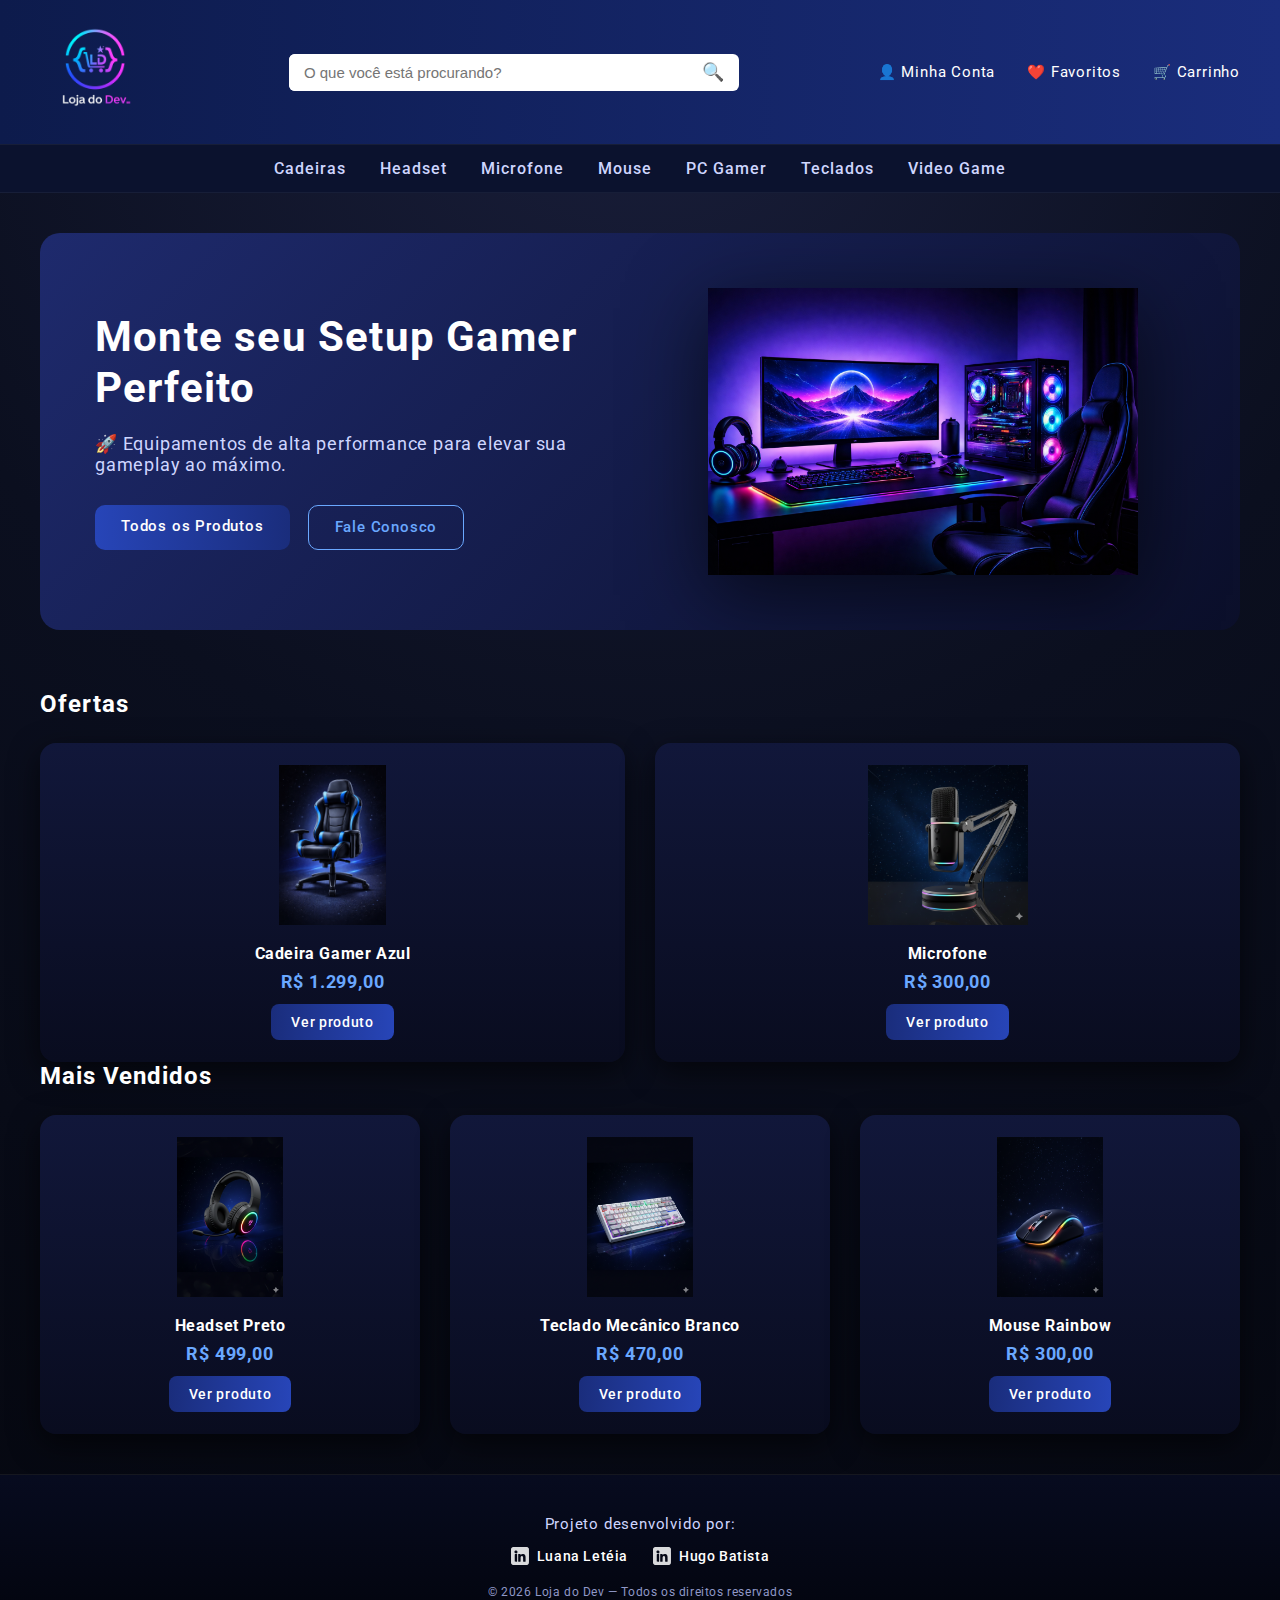
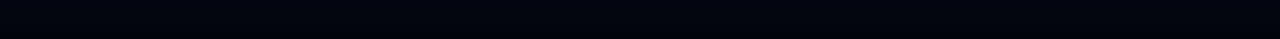
<file: index.html>
<!DOCTYPE html>
<html lang="pt-BR">

<head>
    <meta charset="UTF-8">
    <meta name="viewport" content="width=device-width, initial-scale=1.0">

    <link rel="preconnect" href="https://fonts.googleapis.com">
    <link rel="preconnect" href="https://fonts.gstatic.com" crossorigin>

    <link href="https://fonts.googleapis.com/css2?family=Roboto:wght@100..900&display=swap" rel="stylesheet">

    <link rel="stylesheet" href="reset.css">
    <link rel="stylesheet" href="style.css">
    <link rel="stylesheet" href="responsive.css">

    <title>Loja do Dev – Produtos Gamer</title>
</head>

<body>

<header>

    <div class="logo">
        <img src="./images/logo-loja-do-dev.png" alt="Logo Loja do Dev">
    </div>

    <form class="search">
        <input type="text" placeholder="O que você está procurando?">
        <button type="submit">🔍</button>
    </form>

    <div class="user-actions">

        <a href="#" class="login">
            👤
            Minha Conta
        </a>

        <a href="#" class="favorites">
            ❤️
            Favoritos
        </a>

        <a href="#" class="cart">
            🛒
            Carrinho
        </a>

    </div>

</header>


<nav class="categorias">

    <ul class="lista-categorias">

        <li><a href="categorias.html?cat=cadeiras">Cadeiras</a></li>
        <li><a href="categorias.html?cat=headset">Headset</a></li>
        <li><a href="categorias.html?cat=microfone">Microfone</a></li>
        <li><a href="categorias.html?cat=mouse">Mouse</a></li>
        <li><a href="categorias.html?cat=pc-gamer">PC Gamer</a></li>
        <li><a href="categorias.html?cat=teclado">Teclados</a></li>
        <li><a href="categorias.html?cat=videogame">Video Game</a></li>

    </ul>

</nav>

<main>

    <section class="hero">

        <div class="hero-text">

            <h1>Monte seu Setup Gamer Perfeito</h1>

            <p>
                🚀 Equipamentos de alta performance para elevar sua gameplay ao máximo.
            </p>

            <div class="hero-buttons">

                <a href="#ofertas" class="btn-hero primary">
                    Todos os Produtos
                </a>

                <a href="#" class="btn-hero secondary">
                    Fale Conosco
                </a>

            </div>

        </div>

        <div class="hero-image">
            <img src="./images/setup-image.png" alt="Setup Gamer Completo">
        </div>

    </section>

    <section class="ofertas" id="ofertas">

        <h2>Ofertas</h2>

        <ul>

            <li>

                <article class="produto-card">

                    <img src="./images/produtos/cadeiras/cadeira-azul.png" alt="Cadeira Gamer Azul">

                    <h3>Cadeira Gamer Azul</h3>

                    <p class="preco">R$ 1.299,00</p>

                    <a href="produto.html?id=1" class="btn-detalhes">
                        Ver produto
                    </a>

                </article>

            </li>

            <li>

                <article class="produto-card">

                    <img src="./images/produtos/microfone/microfone.png" alt="Microfone">

                    <h3>Microfone</h3>

                    <p class="preco">R$ 300,00</p>

                    <a href="produto.html?id=1" class="btn-detalhes">
                        Ver produto
                    </a>

                </article>

            </li>

        </ul>

    </section>

    <section class="mais-vendidos">

        <h2>Mais Vendidos</h2>

        <ul>

            <li>

                <article class="produto-card">

                    <img src="./images/produtos/headset/headset-preto.png" alt="Headset Preto">

                    <h3>Headset Preto</h3>

                    <p class="preco">R$ 499,00</p>

                    <a href="produto.html?id=2" class="btn-detalhes">
                        Ver produto
                    </a>

                </article>

            </li>

            <li>

                <article class="produto-card">

                    <img src="./images/produtos/teclados/teclado-mecanico-branco.png" alt="Teclado Mecânico Branco">

                    <h3>Teclado Mecânico Branco</h3>

                    <p class="preco">R$ 470,00</p>

                    <a href="produto.html?id=2" class="btn-detalhes">
                        Ver produto
                    </a>

                </article>

            </li>

            <li>

                <article class="produto-card">

                    <img src="./images/produtos/mouse/mouse-rainbow.png" alt="Mouse Rainbow">

                    <h3>Mouse Rainbow</h3>

                    <p class="preco">R$ 300,00</p>

                    <a href="produto.html?id=2" class="btn-detalhes">
                        Ver produto
                    </a>

                </article>

            </li>

        </ul>

    </section>

</main>


<footer>

    <div class="footer-container">

        <div class="footer-info">

            <p class="footer-text">
                Projeto desenvolvido por:
            </p>

            <div class="footer-devs">

                <a href="https://www.linkedin.com/in/luanaleteia"
                   target="_blank"
                   class="footer-link">

                    <img src="./images/linkedin-icon.svg" alt="LinkedIn Luana Letéia">
                    <span>Luana Letéia</span>

                </a>

                <a href="https://www.linkedin.com/in/hugo-batista89"
                   target="_blank"
                   class="footer-link">

                    <img src="./images/linkedin-icon.svg" alt="LinkedIn Hugo Batista">
                    <span>Hugo Batista</span>

                </a>

            </div>

            <p class="footer-copy">
                © 2026 Loja do Dev — Todos os direitos reservados
            </p>

        </div>

    </div>

</footer>

</body>
</html>
</file>
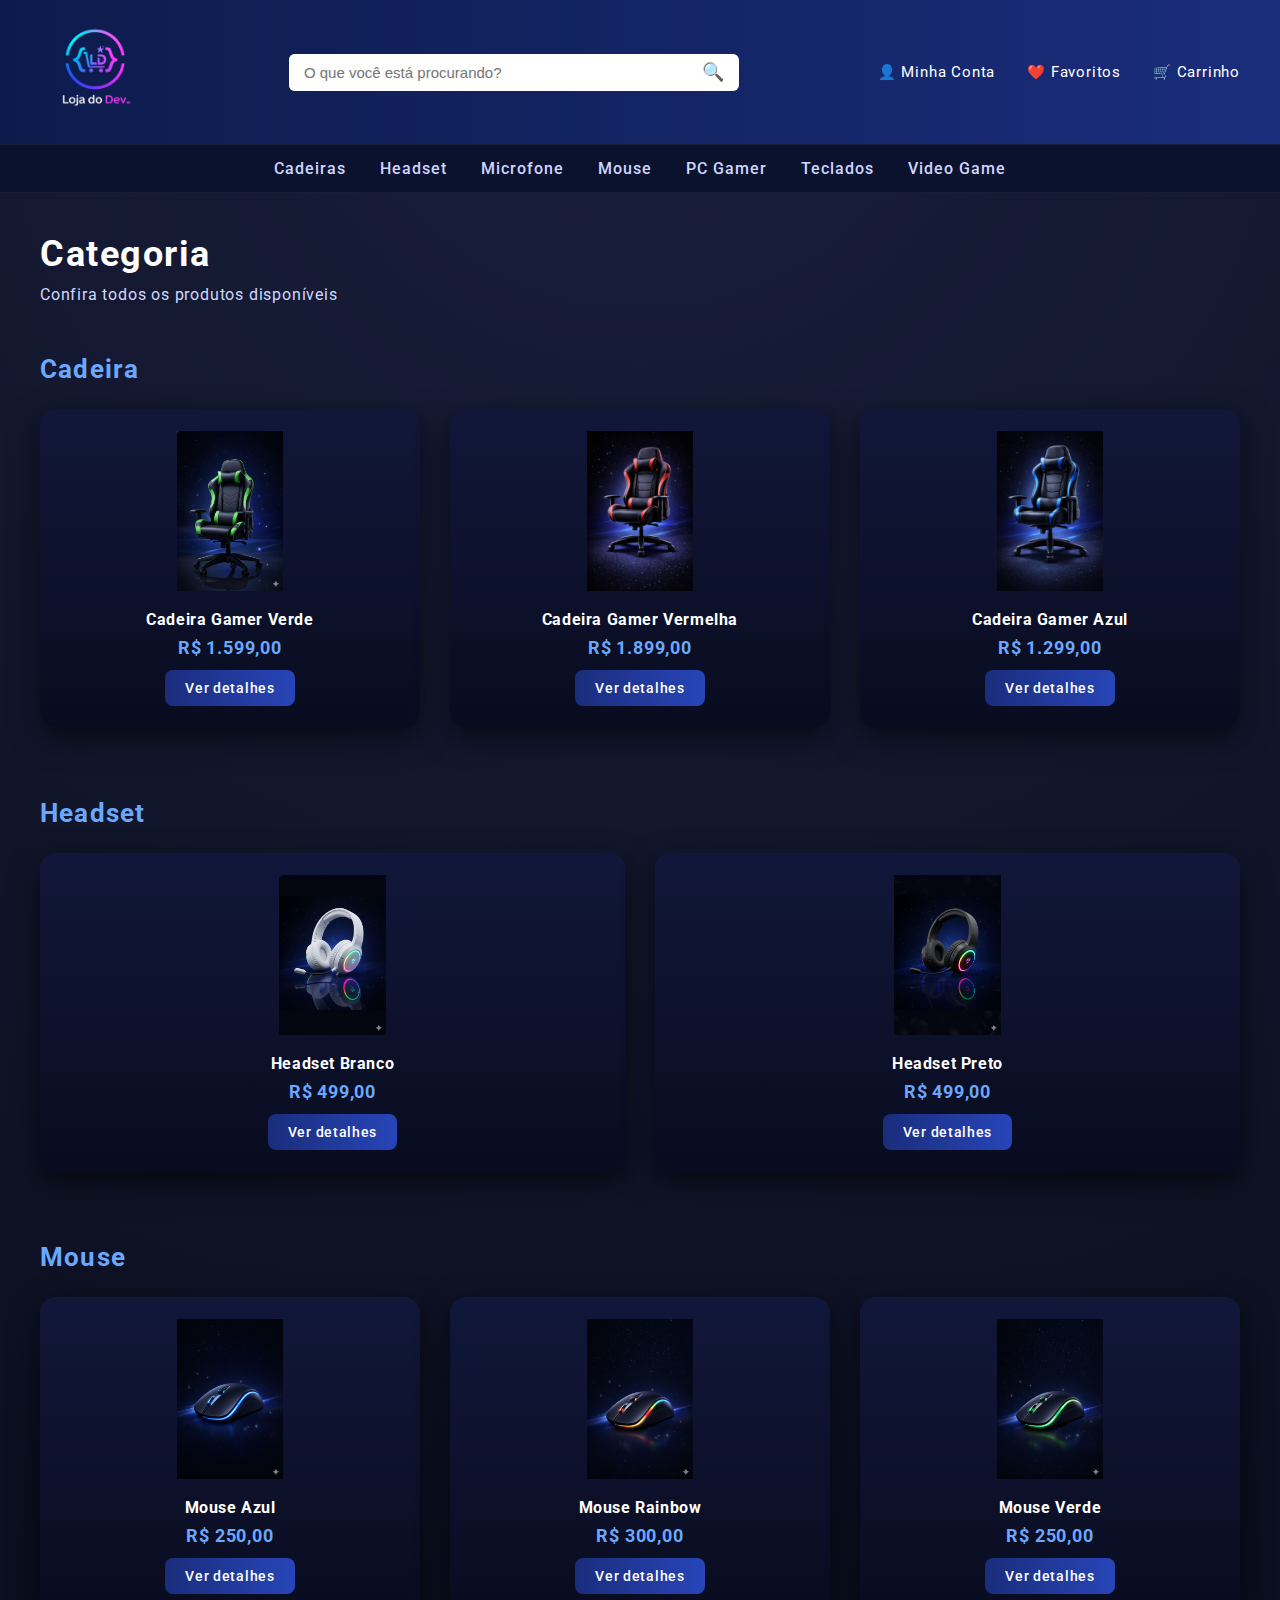
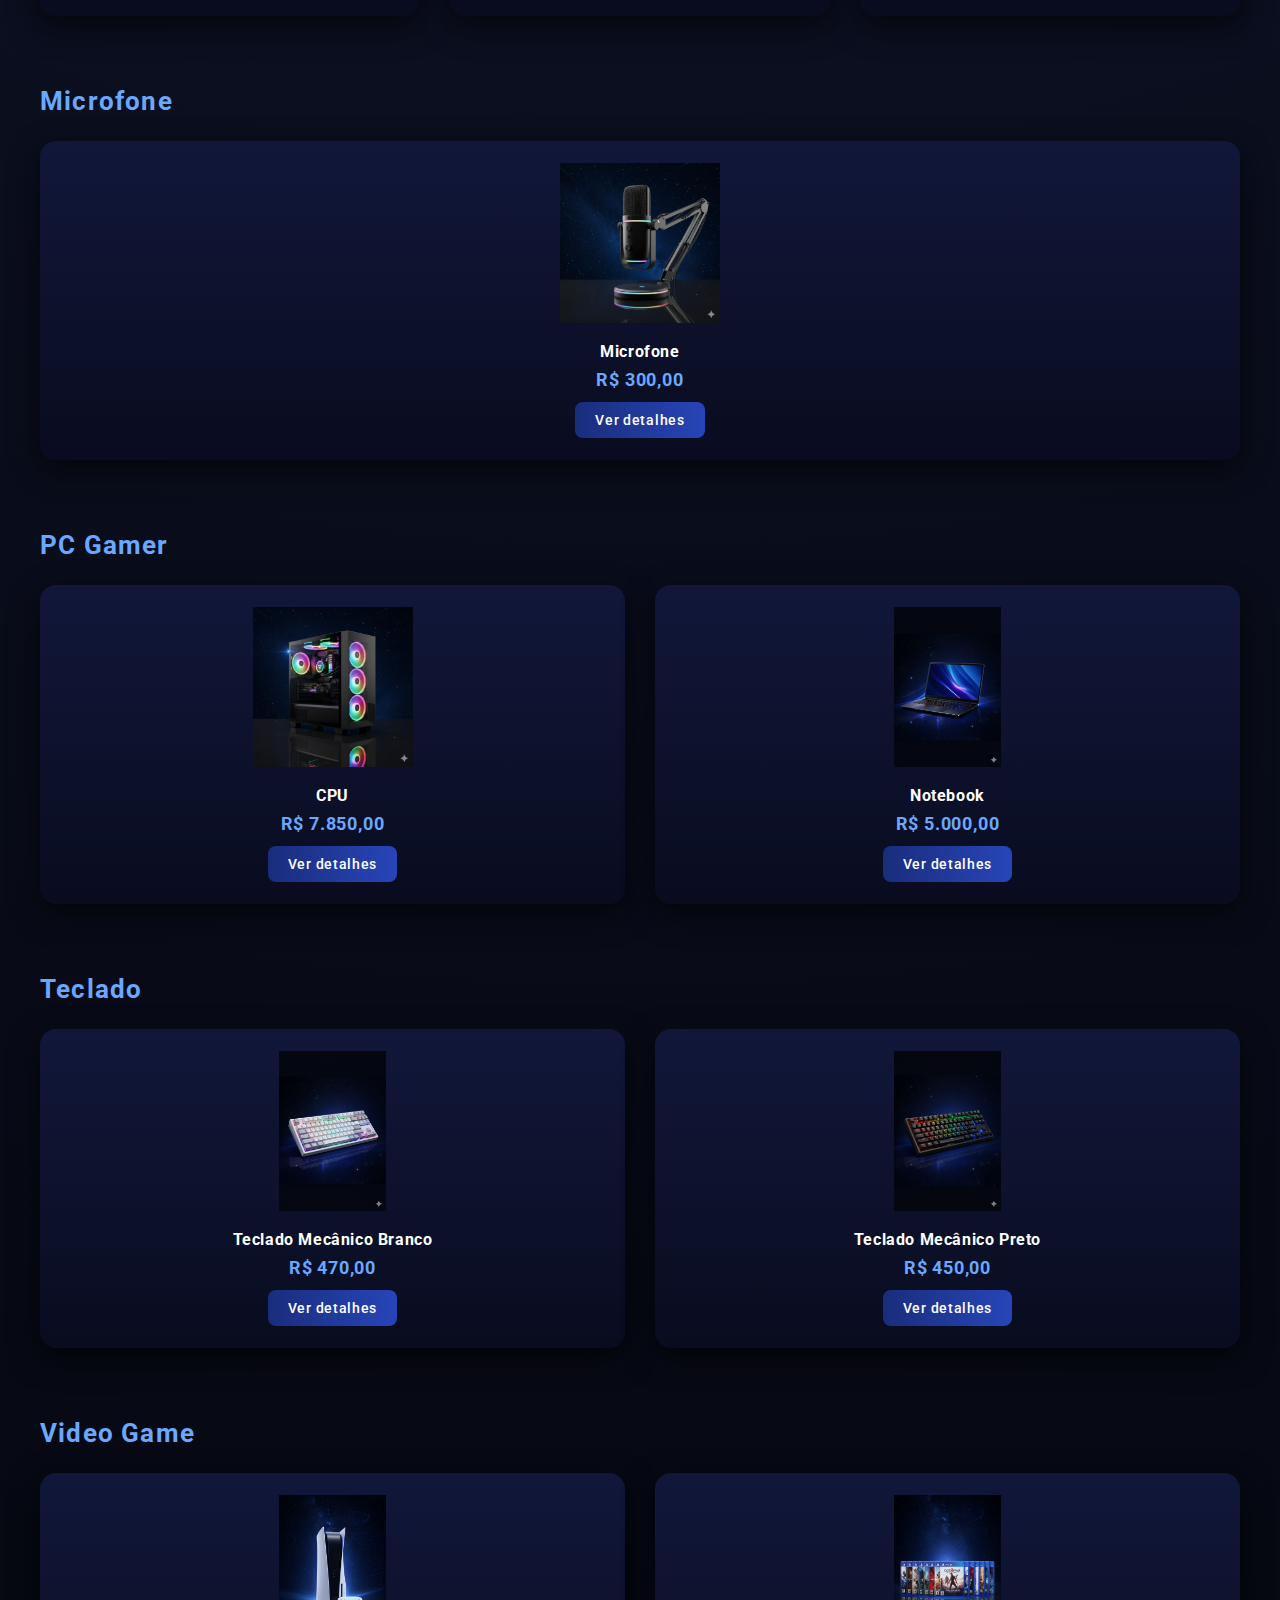
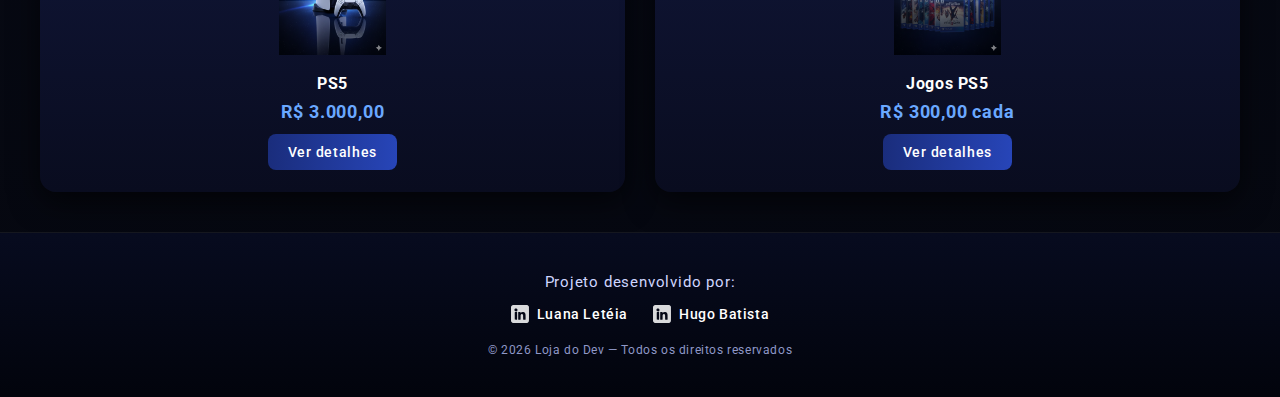
<file: categoria.html>
<!DOCTYPE html>
<html lang="pt-BR">

<head>
    <meta charset="UTF-8">
    <meta name="viewport" content="width=device-width, initial-scale=1.0">

    <link rel="preconnect" href="https://fonts.googleapis.com">
    <link rel="preconnect" href="https://fonts.gstatic.com" crossorigin>

    <link href="https://fonts.googleapis.com/css2?family=Roboto:wght@100..900&display=swap" rel="stylesheet">

    <link rel="stylesheet" href="reset.css">
    <link rel="stylesheet" href="style.css">
    <link rel="stylesheet" href="responsive.css">

    <title>Categoria – Loja do Dev</title>
</head>

<body>

<header>

    <div class="logo">
        <img src="./images/logo-loja-do-dev.png" alt="Logo Loja do Dev">
    </div>

    <form class="search">
        <input type="text" placeholder="O que você está procurando?">
        <button type="submit">🔍</button>
    </form>

    <div class="user-actions">

        <a href="#" class="login">👤 Minha Conta</a>
        <a href="#" class="favorites">❤️ Favoritos</a>
        <a href="#" class="cart">🛒 Carrinho</a>

    </div>

</header>

<nav class="categorias">

    <ul class="lista-categorias">

        <li><a href="categoria.html?cat=cadeiras">Cadeiras</a></li>
        <li><a href="categoria.html?cat=headset">Headset</a></li>
        <li><a href="categoria.html?cat=microfone">Microfone</a></li>
        <li><a href="categoria.html?cat=mouse">Mouse</a></li>
        <li><a href="categoria.html?cat=pc-gamer">PC Gamer</a></li>
        <li><a href="categoria.html?cat=teclado">Teclados</a></li>
        <li><a href="categoria.html?cat=videogame">Video Game</a></li>

    </ul>

</nav>

<main>

    <section class="categoria-header">

        <h1 id="categoria-nome">Categoria</h1>

        <p>Confira todos os produtos disponíveis</p>

    </section>


    <section class="categoria-produtos">


        <div class="categoria-bloco">

            <h2>Cadeira</h2>

            <ul class="lista-produtos">

                <li>
                    <article class="produto-card">
                        <img src="./images/produtos/cadeiras/cadeira-verde.png">
                        <h3>Cadeira Gamer Verde</h3>
                        <p class="preco">R$ 1.599,00</p>
                        <a href="produto.html?id=3" class="btn-detalhes">Ver detalhes</a>
                    </article>
                </li>

                <li>
                    <article class="produto-card">
                        <img src="./images/produtos/cadeiras/cadeira-vermelha.png">
                        <h3>Cadeira Gamer Vermelha</h3>
                        <p class="preco">R$ 1.899,00</p>
                        <a href="produto.html?id=4" class="btn-detalhes">Ver detalhes</a>
                    </article>
                </li>

                <li>
                    <article class="produto-card">
                        <img src="./images/produtos/cadeiras/cadeira-azul.png">
                        <h3>Cadeira Gamer Azul</h3>
                        <p class="preco">R$ 1.299,00</p>
                        <a href="produto.html?id=5" class="btn-detalhes">Ver detalhes</a>
                    </article>
                </li>

            </ul>

        </div>


        <div class="categoria-bloco">

            <h2>Headset</h2>

            <ul class="lista-produtos">

                <li>
                    <article class="produto-card">
                        <img src="./images/produtos/headset/headset-branco.png">
                        <h3>Headset Branco</h3>
                        <p class="preco">R$ 499,00</p>
                        <a href="produto.html?id=6" class="btn-detalhes">Ver detalhes</a>
                    </article>
                </li>

                <li>
                    <article class="produto-card">
                        <img src="./images/produtos/headset/headset-preto.png">
                        <h3>Headset Preto</h3>
                        <p class="preco">R$ 499,00</p>
                        <a href="produto.html?id=7" class="btn-detalhes">Ver detalhes</a>
                    </article>
                </li>

            </ul>

        </div>


        <div class="categoria-bloco">

            <h2>Mouse</h2>

            <ul class="lista-produtos">

                <li>
                    <article class="produto-card">
                        <img src="./images/produtos/mouse/mouse-azul.png">
                        <h3>Mouse Azul</h3>
                        <p class="preco">R$ 250,00</p>
                        <a href="produto.html?id=9" class="btn-detalhes">Ver detalhes</a>
                    </article>
                </li>

                <li>
                    <article class="produto-card">
                        <img src="./images/produtos/mouse/mouse-rainbow.png">
                        <h3>Mouse Rainbow</h3>
                        <p class="preco">R$ 300,00</p>
                        <a href="produto.html?id=10" class="btn-detalhes">Ver detalhes</a>
                    </article>
                </li>

                <li>
                    <article class="produto-card">
                        <img src="./images/produtos/mouse/mouse-verde.png">
                        <h3>Mouse Verde</h3>
                        <p class="preco">R$ 250,00</p>
                        <a href="produto.html?id=11" class="btn-detalhes">Ver detalhes</a>
                    </article>
                </li>

            </ul>

        </div>

        <div class="categoria-bloco">

            <h2>Microfone</h2>

            <ul class="lista-produtos">

                <li>
                    <article class="produto-card">
                        <img src="./images/produtos/microfone/microfone.png">
                        <h3>Microfone</h3>
                        <p class="preco">R$ 300,00</p>
                        <a href="produto.html?id=9" class="btn-detalhes">Ver detalhes</a>
                    </article>
                </li>

            </ul>

        </div>

        <div class="categoria-bloco">

            <h2>PC Gamer</h2>

            <ul class="lista-produtos">

                <li>
                    <article class="produto-card">
                        <img src="./images/produtos/pc-gamer/cpu-gamer.png">
                        <h3>CPU</h3>
                        <p class="preco">R$ 7.850,00</p>
                        <a href="produto.html?id=9" class="btn-detalhes">Ver detalhes</a>
                    </article>
                </li>

                <li>
                    <article class="produto-card">
                        <img src="./images/produtos/pc-gamer/notebook-gamer.png">
                        <h3>Notebook</h3>
                        <p class="preco">R$ 5.000,00</p>
                        <a href="produto.html?id=10" class="btn-detalhes">Ver detalhes</a>
                    </article>
                </li>

            </ul>

        </div>

        <div class="categoria-bloco">

            <h2>Teclado</h2>

            <ul class="lista-produtos">

                <li>
                    <article class="produto-card">
                        <img src="./images/produtos/teclados/teclado-mecanico-branco.png">
                        <h3>Teclado Mecânico Branco</h3>
                        <p class="preco">R$ 470,00</p>
                        <a href="produto.html?id=9" class="btn-detalhes">Ver detalhes</a>
                    </article>
                </li>

                <li>
                    <article class="produto-card">
                        <img src="./images/produtos/teclados/teclado-mecanico-preto.png">
                        <h3>Teclado Mecânico Preto</h3>
                        <p class="preco">R$ 450,00</p>
                        <a href="produto.html?id=10" class="btn-detalhes">Ver detalhes</a>
                    </article>
                </li>

            </ul>

        </div>

        <div class="categoria-bloco">

            <h2>Video Game</h2>

            <ul class="lista-produtos">

                <li>
                    <article class="produto-card">
                        <img src="./images/produtos/video-game/ps5.png">
                        <h3>PS5</h3>
                        <p class="preco">R$ 3.000,00</p>
                        <a href="produto.html?id=9" class="btn-detalhes">Ver detalhes</a>
                    </article>
                </li>

                <li>
                    <article class="produto-card">
                        <img src="./images/produtos/video-game/jogos.png">
                        <h3>Jogos PS5</h3>
                        <p class="preco">R$ 300,00 cada</p>
                        <a href="produto.html?id=10" class="btn-detalhes">Ver detalhes</a>
                    </article>
                </li>

            </ul>

        </div>


    </section>

</main>


<footer>

    <div class="footer-container">

        <div class="footer-info">

            <p class="footer-text">Projeto desenvolvido por:</p>

            <div class="footer-devs">

                <a href="https://www.linkedin.com/in/luanaleteia"
                   target="_blank"
                   class="footer-link">

                    <img src="./images/linkedin-icon.svg">
                    <span>Luana Letéia</span>

                </a>

                <a href="https://www.linkedin.com/in/hugo-batista89"
                   target="_blank"
                   class="footer-link">

                    <img src="./images/linkedin-icon.svg">
                    <span>Hugo Batista</span>

                </a>

            </div>

            <p class="footer-copy">
                © 2026 Loja do Dev — Todos os direitos reservados
            </p>

        </div>

    </div>

</footer>




<script>

    const params = new URLSearchParams(window.location.search);
    const categoria = params.get("cat");

    const titulo = document.getElementById("categoria-nome");

    if (categoria) {
        titulo.textContent = categoria.replace("-", " ").toUpperCase();
    }

</script>

</body>
</html>
</file>
<file: style.css>
body {
    min-height: 100vh;

    background: radial-gradient(
        circle at top,
        #1a1f3c 0%,
        #0b0f1f 45%,
        #05070f 100%
    );

    color: #ffffff;
    font-family: "Roboto", sans-serif;

    letter-spacing: 0.5px;

    display: flex;
    flex-direction: column;
}


header {
    display: flex;
    align-items: center;
    justify-content: space-between;

    padding: 15px 40px;

    background: linear-gradient(
        90deg,
        #0d1b4c,
        #1a2d7c
    );
}

.logo img {
    height: 110px;
}


.search {
    display: flex;
    align-items: center;

    background-color: #ffffff;
    border-radius: 6px;

    overflow: hidden;

    width: 100%;
    max-width: 450px;
}

.search input {
    flex: 1;

    border: none;
    padding: 10px 15px;

    font-size: 15px;

    outline: none;
}

.search button {
    border: none;
    background: transparent;

    padding: 0 15px;

    cursor: pointer;
    font-size: 18px;
}


.user-actions {
    display: flex;
    gap: 32px;
}

.user-actions a {
    display: flex;
    flex-direction: column;
    align-items: center;

    gap: 5px;

    text-decoration: none;
    color: #ffffff;

    font-size: 14.5px;

    letter-spacing: 0.8px;

    transition: color 0.2s ease;
}

.user-actions a:hover {
    color: #6aa8ff;
}


.categorias {
    display: flex;
    justify-content: center;

    background-color: #0b122e;

    padding: 14px 40px;

    border-top: 1px solid rgba(255,255,255,0.05);
    border-bottom: 1px solid rgba(255,255,255,0.05);
}

.lista-categorias {
    display: flex;
    gap: 34px;

    list-style: none;

    font-size: 16px;
    font-weight: 500;

    letter-spacing: 1px;
}

.lista-categorias a {
    color: #cfd6ff;
    text-decoration: none;

    transition: color 0.2s ease;
}

.lista-categorias a:hover {
    color: #6aa8ff;
}


main {
    flex: 1;
    padding: 40px;
}


.hero {
    min-height: 380px;

    border-radius: 20px;

    background: linear-gradient(
        135deg,
        #1e2a6d,
        #0b0f2a
    );

    margin-bottom: 60px;

    padding: 55px;

    display: grid;
    grid-template-columns: 1fr 1fr;
    align-items: center;

    gap: 40px;

    overflow: hidden;
}

.hero-text {
    max-width: 520px;
}

.hero-text h1 {
    font-size: 42px;
    margin-bottom: 20px;

    line-height: 1.2;

    letter-spacing: 1.2px;
}

.hero-text p {
    font-size: 18px;
    color: #cfd6ff;

    margin-bottom: 30px;

    letter-spacing: 0.8px;
}

.hero-buttons {
    display: flex;
    gap: 18px;
}


.hero-image {
    display: flex;
    justify-content: center;
    align-items: center;
}

.hero-image img {
    width: 100%;
    max-width: 430px;

    object-fit: contain;

    filter: drop-shadow(0 20px 40px rgba(0,0,0,0.6));
}


.btn-hero {
    padding: 13px 26px;

    border-radius: 10px;

    text-decoration: none;

    font-size: 14.5px;
    font-weight: 500;

    letter-spacing: 0.8px;

    transition: all 0.2s ease;
}

.btn-hero.primary {
    background: linear-gradient(
        90deg,
        #2745b8,
        #1a2d7c
    );

    color: #ffffff;
}

.btn-hero.primary:hover {
    transform: scale(1.05);
}

.btn-hero.secondary {
    border: 1px solid #6aa8ff;
    color: #6aa8ff;
}

.btn-hero.secondary:hover {
    background: rgba(106,168,255,0.12);
}


section h2 {
    margin-bottom: 25px;

    font-size: 24px;

    letter-spacing: 1px;
}


.ofertas ul,
.mais-vendidos ul {
    display: grid;

    grid-template-columns: repeat(auto-fit, minmax(220px, 1fr));
    gap: 30px;

    list-style: none;
}


.produto-card {
    background: linear-gradient(
        180deg,
        #11173a,
        #090c1f
    );

    border-radius: 16px;

    padding: 22px;

    text-align: center;

    box-shadow: 0 10px 30px rgba(0,0,0,0.6);

    transition: all 0.3s ease;
}

.produto-card:hover {
    transform: translateY(-6px);

    box-shadow: 0 15px 40px rgba(0,0,0,0.8);
}

.produto-card img {
    width: 100%;
    height: 160px;

    object-fit: contain;

    margin-bottom: 15px;
}

.produto-card h3 {
    font-size: 16px;
    margin-bottom: 8px;

    letter-spacing: 0.6px;
}

.produto-card .preco {
    font-size: 18px;
    font-weight: bold;

    color: #6aa8ff;

    margin-bottom: 12px;

    letter-spacing: 0.8px;
}


.btn-detalhes {
    display: inline-block;

    padding: 10px 20px;

    border-radius: 8px;

    background: linear-gradient(
        90deg,
        #1a2d7c,
        #2745b8
    );

    color: #ffffff;
    text-decoration: none;

    font-size: 14px;
    font-weight: 500;

    letter-spacing: 0.7px;

    transition: all 0.2s ease;
}

.btn-detalhes:hover {
    transform: scale(1.05);
}


.categoria-header {
    margin-bottom: 50px;
}

.categoria-header h1 {
    font-size: 36px;

    margin-bottom: 10px;

    letter-spacing: 1.5px;
}

.categoria-header p {
    color: #cfd6ff;

    font-size: 16px;

    letter-spacing: 0.8px;
}

.categoria-produtos {
    display: flex;
    flex-direction: column;
    gap: 70px;
}

.categoria-bloco h2 {
    margin-bottom: 25px;

    font-size: 26px;

    color: #6aa8ff;

    letter-spacing: 1.2px;
}

.lista-produtos {
    list-style: none;

    display: grid;

    grid-template-columns: repeat(auto-fit, minmax(220px, 1fr));

    gap: 30px;

    padding: 0;
    margin: 0;
}


footer {
    background: linear-gradient(
        180deg,
        #070b1f,
        #02040c
    );

    border-top: 1px solid rgba(255,255,255,0.08);

    padding: 40px 20px;
}

.footer-container {
    max-width: 1200px;
    margin: 0 auto;

    display: flex;
    justify-content: center;
}

.footer-info {
    text-align: center;

    display: flex;
    flex-direction: column;
    align-items: center;

    gap: 14px;
}

.footer-text {
    font-size: 15px;

    color: #cfd6ff;

    letter-spacing: 0.8px;
}

.footer-devs {
    display: flex;
    gap: 25px;
}

.footer-link {
    display: flex;
    align-items: center;
    gap: 8px;

    color: #ffffff;
    text-decoration: none;

    font-size: 14px;
    font-weight: 500;

    letter-spacing: 0.6px;

    transition: all 0.2s ease;
}

.footer-link img {
    width: 18px;
    height: 18px;

    filter: brightness(0) invert(1);
    opacity: 0.85;
}

.footer-link:hover {
    color: #6aa8ff;
    transform: translateY(-2px);
}

.footer-copy {
    font-size: 12px;

    color: #8f98c7;

    margin-top: 6px;

    letter-spacing: 0.6px;
}
</file>
<file: responsive.css>
@media (max-width: 1024px) {

    header {
        padding: 15px 25px;
        flex-wrap: wrap;
        gap: 15px;
    }

    .search {
        max-width: 100%;
        order: 3;
    }

    .hero {
        grid-template-columns: 1fr;
        text-align: center;

        padding: 45px 35px;
    }

    .hero-text {
        max-width: 100%;
    }

    .hero-buttons {
        justify-content: center;
    }

    .hero-image img {
        max-width: 320px;
        margin-top: 20px;
    }

    .lista-categorias {
        gap: 22px;
        flex-wrap: wrap;
        justify-content: center;
    }

    main {
        padding: 30px;
    }
}


@media (max-width: 768px) {

    header {
        flex-direction: column;
        align-items: center;

        padding: 20px;
    }

    .logo img {
        height: 90px;
    }

    .user-actions {
        width: 100%;
        justify-content: space-around;
        gap: 0;
    }

    .user-actions a {
        font-size: 13px;
    }

    .search {
        width: 100%;
    }

    .categorias {
        padding: 12px 15px;
    }

    .lista-categorias {
        font-size: 14px;
        gap: 15px;
    }

    .hero {
        padding: 35px 25px;
        min-height: auto;
    }

    .hero-text h1 {
        font-size: 30px;
    }

    .hero-text p {
        font-size: 15px;
    }

    .hero-buttons {
        flex-direction: column;
        gap: 12px;
    }

    .btn-hero {
        width: 100%;
        text-align: center;
    }

    .hero-image img {
        max-width: 260px;
    }

    section h2 {
        font-size: 20px;
    }

    .produto-card {
        padding: 18px;
    }

    .produto-card img {
        height: 130px;
    }

    .produto-card h3 {
        font-size: 14px;
    }

    .produto-card .preco {
        font-size: 16px;
    }

    .categoria-header h1 {
        font-size: 28px;
    }

    .categoria-header p {
        font-size: 14px;
    }

    .categoria-bloco h2 {
        font-size: 22px;
    }

    footer {
        padding: 30px 15px;
    }

    .footer-devs {
        flex-direction: column;
        gap: 12px;
    }

    .footer-text {
        font-size: 14px;
    }

    .footer-copy {
        font-size: 11px;
    }
}


@media (max-width: 480px) {

    .hero-text h1 {
        font-size: 26px;
    }

    .hero-text p {
        font-size: 14px;
    }

    .lista-categorias {
        font-size: 13px;
    }

    .produto-card img {
        height: 110px;
    }

    .logo img {
        height: 75px;
    }
}
</file>
